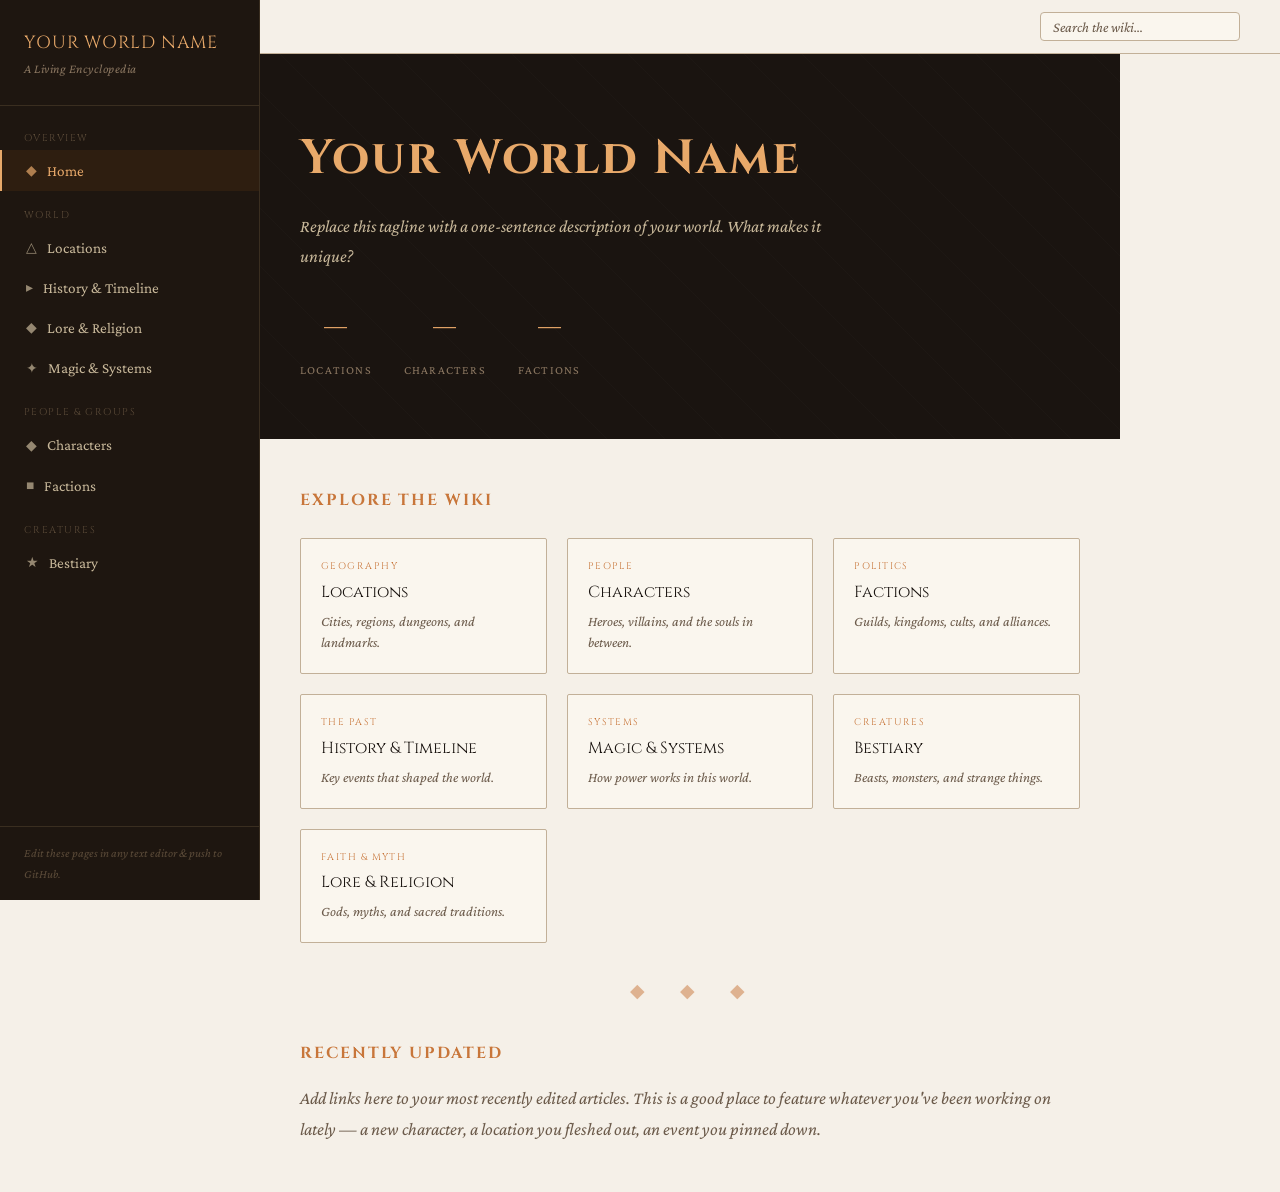
<file: index.html>
<!DOCTYPE html>
<html lang="en">
<head>
  <meta charset="UTF-8" />
  <meta name="viewport" content="width=device-width, initial-scale=1.0" />
  <title>Your World Name — Wiki</title>
  <link rel="stylesheet" href="css/style.css" />
</head>
<body>

<div id="main">
  <div id="content">

    <div class="home-hero">
      <h1 class="page-title">Your World Name</h1>
      <p class="tagline">Replace this tagline with a one-sentence description of your world. What makes it unique?</p>
      <div class="hero-stats">
        <div class="hero-stat">
          <span class="hero-stat-num" id="stat-locations">—</span>
          <span class="hero-stat-label">Locations</span>
        </div>
        <div class="hero-stat">
          <span class="hero-stat-num" id="stat-characters">—</span>
          <span class="hero-stat-label">Characters</span>
        </div>
        <div class="hero-stat">
          <span class="hero-stat-num" id="stat-factions">—</span>
          <span class="hero-stat-label">Factions</span>
        </div>
      </div>
    </div>

    <h2 style="font-family:'Cinzel',serif; font-size:1rem; letter-spacing:0.12em; color:var(--accent-light); text-transform:uppercase; margin-bottom:1.5rem;">Explore the Wiki</h2>

    <div class="card-grid">
      <a class="card" href="pages/locations.html">
        <div class="card-label">Geography</div>
        <div class="card-title">Locations</div>
        <div class="card-desc">Cities, regions, dungeons, and landmarks.</div>
      </a>
      <a class="card" href="pages/characters.html">
        <div class="card-label">People</div>
        <div class="card-title">Characters</div>
        <div class="card-desc">Heroes, villains, and the souls in between.</div>
      </a>
      <a class="card" href="pages/factions.html">
        <div class="card-label">Politics</div>
        <div class="card-title">Factions</div>
        <div class="card-desc">Guilds, kingdoms, cults, and alliances.</div>
      </a>
      <a class="card" href="pages/history.html">
        <div class="card-label">The Past</div>
        <div class="card-title">History &amp; Timeline</div>
        <div class="card-desc">Key events that shaped the world.</div>
      </a>
      <a class="card" href="pages/magic.html">
        <div class="card-label">Systems</div>
        <div class="card-title">Magic &amp; Systems</div>
        <div class="card-desc">How power works in this world.</div>
      </a>
      <a class="card" href="pages/bestiary.html">
        <div class="card-label">Creatures</div>
        <div class="card-title">Bestiary</div>
        <div class="card-desc">Beasts, monsters, and strange things.</div>
      </a>
      <a class="card" href="pages/lore.html">
        <div class="card-label">Faith &amp; Myth</div>
        <div class="card-title">Lore &amp; Religion</div>
        <div class="card-desc">Gods, myths, and sacred traditions.</div>
      </a>
    </div>

    <div class="ornament">&#9670; &nbsp; &#9670; &nbsp; &#9670;</div>

    <h2 style="font-family:'Cinzel',serif; font-size:1rem; letter-spacing:0.12em; color:var(--accent-light); text-transform:uppercase; margin-bottom:1rem;">Recently Updated</h2>
    <p style="color:var(--ink-light); font-style:italic;">
      Add links here to your most recently edited articles. This is a good place to feature
      whatever you've been working on lately — a new character, a location you fleshed out,
      an event you pinned down.
    </p>

  </div>
</div>

<script src="js/shared-nav.js"></script>
<script src="js/main.js"></script>
</body>
</html>
</file>
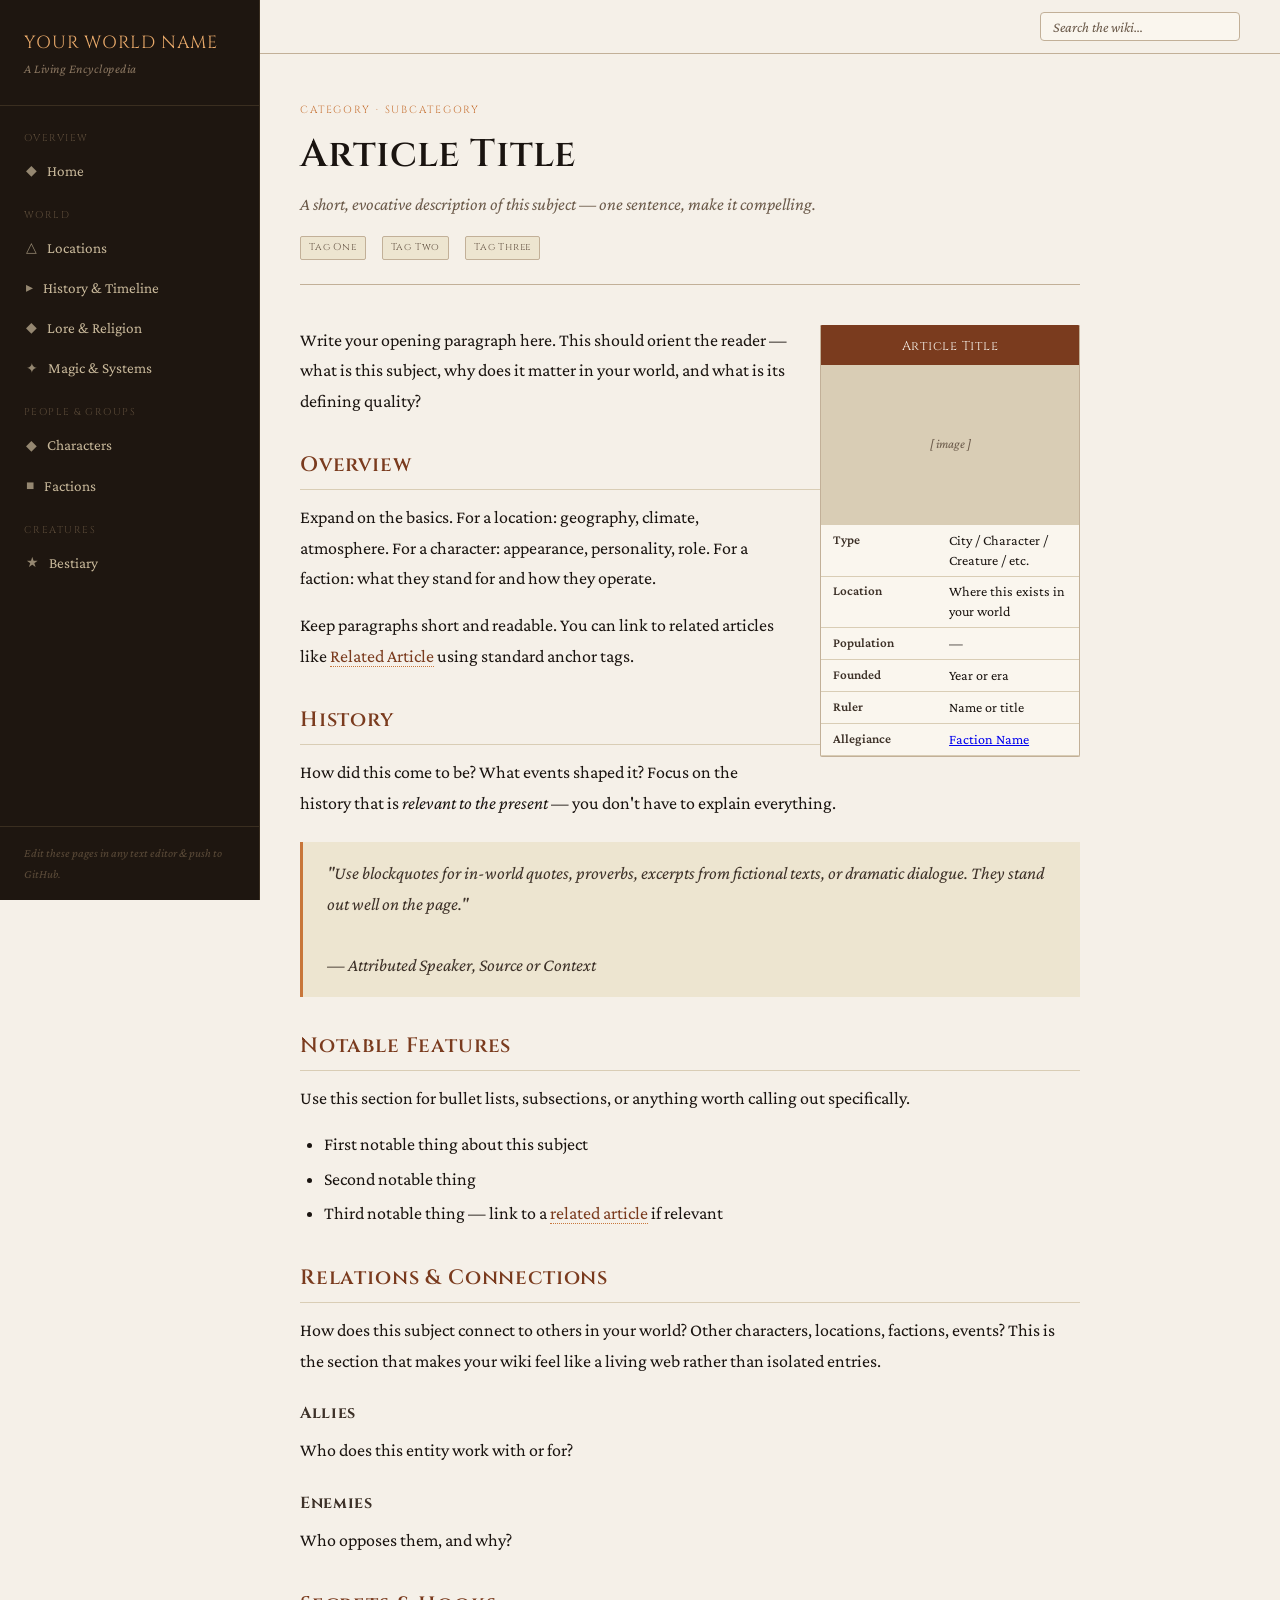
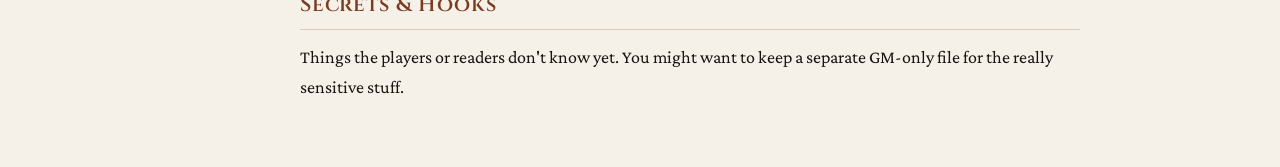
<file: pages/_template-article.html>
<!DOCTYPE html>
<html lang="en">
<head>
  <meta charset="UTF-8" />
  <meta name="viewport" content="width=device-width, initial-scale=1.0" />
  <!--
    ══════════════════════════════════════════════════════════════
     HOW TO USE THIS TEMPLATE
    ══════════════════════════════════════════════════════════════
    1. Copy this file and rename it (e.g. thornwall-city.html)
    2. Change <title>, article-category, article-title, article-tagline
    3. Fill in the infobox table rows (or delete rows you don't need)
    4. Write your article content inside .article-body
    5. Link to this page from the relevant index page (locations.html, etc.)
    6. Commit and push — GitHub Pages will serve it automatically.
    ══════════════════════════════════════════════════════════════
  -->
  <title>Article Title — Your World Name</title>
  <link rel="stylesheet" href="../css/style.css" />
</head>
<body>

<div id="main">
  <div id="content">

    <!-- ── Page Header ── -->
    <div class="article-header">
      <div class="article-category">Category · Subcategory</div>
      <h1 class="article-title">Article Title</h1>
      <p class="article-tagline">A short, evocative description of this subject — one sentence, make it compelling.</p>
      <div class="article-meta">
        <span class="meta-tag">Tag One</span>
        <span class="meta-tag">Tag Two</span>
        <span class="meta-tag">Tag Three</span>
      </div>
    </div>

    <!-- ── Infobox (floats right) ── -->
    <div class="infobox">
      <div class="infobox-title">Article Title</div>
      <!-- Image: replace the div below with <img src="../images/yourimage.jpg" alt="..." /> -->
      <div class="infobox-image">[ image ]</div>
      <table>
        <tr><td>Type</td><td>City / Character / Creature / etc.</td></tr>
        <tr><td>Location</td><td>Where this exists in your world</td></tr>
        <tr><td>Population</td><td>—</td></tr>
        <tr><td>Founded</td><td>Year or era</td></tr>
        <tr><td>Ruler</td><td>Name or title</td></tr>
        <tr><td>Allegiance</td><td><a href="#">Faction Name</a></td></tr>
        <!-- Add or remove rows freely -->
      </table>
    </div>

    <!-- ── Article Body ── -->
    <div class="article-body clearfix">

      <p>
        Write your opening paragraph here. This should orient the reader — what is this subject,
        why does it matter in your world, and what is its defining quality?
      </p>

      <h2>Overview</h2>
      <p>
        Expand on the basics. For a location: geography, climate, atmosphere. For a character:
        appearance, personality, role. For a faction: what they stand for and how they operate.
      </p>
      <p>
        Keep paragraphs short and readable. You can link to related articles like
        <a href="#">Related Article</a> using standard anchor tags.
      </p>

      <h2>History</h2>
      <p>
        How did this come to be? What events shaped it? Focus on the history that is
        <em>relevant to the present</em> — you don't have to explain everything.
      </p>

      <blockquote>
        "Use blockquotes for in-world quotes, proverbs, excerpts from fictional texts,
        or dramatic dialogue. They stand out well on the page."
        <br><br>— Attributed Speaker, <em>Source or Context</em>
      </blockquote>

      <h2>Notable Features</h2>
      <p>Use this section for bullet lists, subsections, or anything worth calling out specifically.</p>
      <ul>
        <li>First notable thing about this subject</li>
        <li>Second notable thing</li>
        <li>Third notable thing — link to a <a href="#">related article</a> if relevant</li>
      </ul>

      <h2>Relations &amp; Connections</h2>
      <p>
        How does this subject connect to others in your world? Other characters, locations,
        factions, events? This is the section that makes your wiki feel like a living web
        rather than isolated entries.
      </p>

      <h3>Allies</h3>
      <p>Who does this entity work with or for?</p>

      <h3>Enemies</h3>
      <p>Who opposes them, and why?</p>

      <h2>Secrets &amp; Hooks</h2>
      <p>
        Things the players or readers don't know yet. You might want to
        keep a separate GM-only file for the really sensitive stuff.
      </p>

    </div><!-- end .article-body -->

  </div>
</div>

<script src="../js/shared-nav.js"></script>
<script src="../js/main.js"></script>
</body>
</html>
</file>
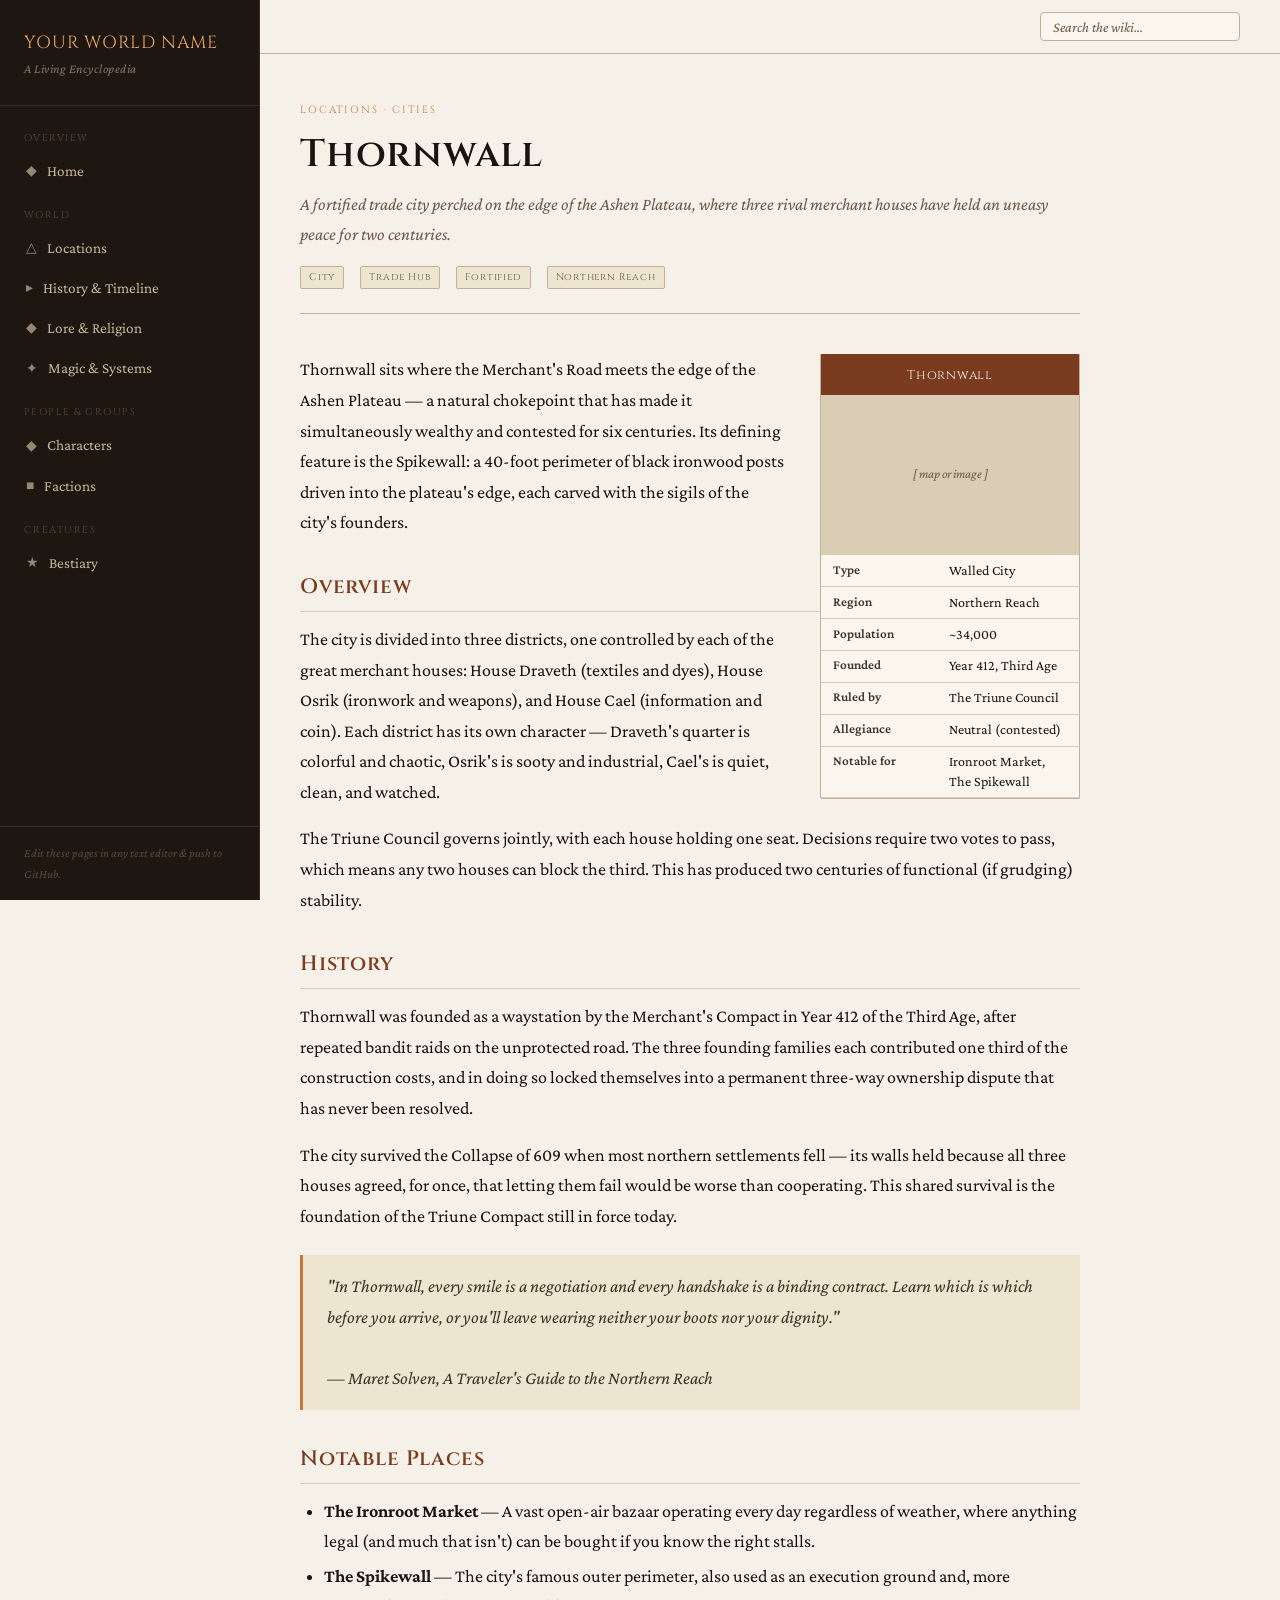
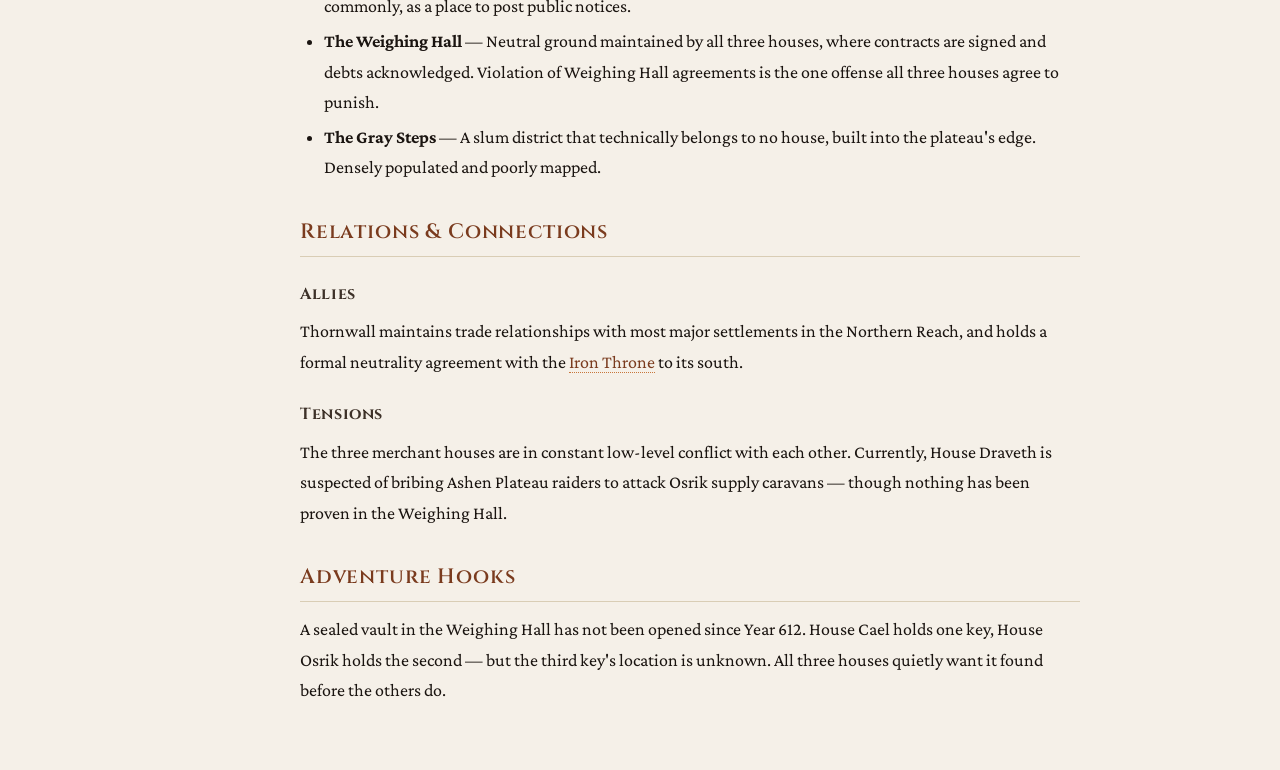
<file: pages/location-example.html>
<!DOCTYPE html>
<html lang="en">
<head>
  <meta charset="UTF-8" />
  <meta name="viewport" content="width=device-width, initial-scale=1.0" />
  <title>Thornwall — Your World Name</title>
  <link rel="stylesheet" href="../css/style.css" />
</head>
<body>

<div id="main">
  <div id="content">

    <div class="article-header">
      <div class="article-category">Locations · Cities</div>
      <h1 class="article-title">Thornwall</h1>
      <p class="article-tagline">A fortified trade city perched on the edge of the Ashen Plateau, where three rival merchant houses have held an uneasy peace for two centuries.</p>
      <div class="article-meta">
        <span class="meta-tag">City</span>
        <span class="meta-tag">Trade Hub</span>
        <span class="meta-tag">Fortified</span>
        <span class="meta-tag">Northern Reach</span>
      </div>
    </div>

    <div class="infobox">
      <div class="infobox-title">Thornwall</div>
      <div class="infobox-image">[ map or image ]</div>
      <table>
        <tr><td>Type</td><td>Walled City</td></tr>
        <tr><td>Region</td><td>Northern Reach</td></tr>
        <tr><td>Population</td><td>~34,000</td></tr>
        <tr><td>Founded</td><td>Year 412, Third Age</td></tr>
        <tr><td>Ruled by</td><td>The Triune Council</td></tr>
        <tr><td>Allegiance</td><td>Neutral (contested)</td></tr>
        <tr><td>Notable for</td><td>Ironroot Market, The Spikewall</td></tr>
      </table>
    </div>

    <div class="article-body clearfix">

      <p>
        Thornwall sits where the Merchant's Road meets the edge of the Ashen Plateau — a natural
        chokepoint that has made it simultaneously wealthy and contested for six centuries.
        Its defining feature is the Spikewall: a 40-foot perimeter of black ironwood posts driven
        into the plateau's edge, each carved with the sigils of the city's founders.
      </p>

      <h2>Overview</h2>
      <p>
        The city is divided into three districts, one controlled by each of the great merchant houses:
        House Draveth (textiles and dyes), House Osrik (ironwork and weapons), and House Cael
        (information and coin). Each district has its own character — Draveth's quarter is colorful
        and chaotic, Osrik's is sooty and industrial, Cael's is quiet, clean, and watched.
      </p>
      <p>
        The Triune Council governs jointly, with each house holding one seat. Decisions require
        two votes to pass, which means any two houses can block the third. This has produced
        two centuries of functional (if grudging) stability.
      </p>

      <h2>History</h2>
      <p>
        Thornwall was founded as a waystation by the Merchant's Compact in Year 412 of the Third Age,
        after repeated bandit raids on the unprotected road. The three founding families each
        contributed one third of the construction costs, and in doing so locked themselves into
        a permanent three-way ownership dispute that has never been resolved.
      </p>
      <p>
        The city survived the Collapse of 609 when most northern settlements fell — its walls held
        because all three houses agreed, for once, that letting them fail would be worse than
        cooperating. This shared survival is the foundation of the Triune Compact still in force today.
      </p>

      <blockquote>
        "In Thornwall, every smile is a negotiation and every handshake is a binding contract.
        Learn which is which before you arrive, or you'll leave wearing neither your boots nor
        your dignity."
        <br><br>— Maret Solven, <em>A Traveler's Guide to the Northern Reach</em>
      </blockquote>

      <h2>Notable Places</h2>
      <ul>
        <li><strong>The Ironroot Market</strong> — A vast open-air bazaar operating every day regardless of weather, where anything legal (and much that isn't) can be bought if you know the right stalls.</li>
        <li><strong>The Spikewall</strong> — The city's famous outer perimeter, also used as an execution ground and, more commonly, as a place to post public notices.</li>
        <li><strong>The Weighing Hall</strong> — Neutral ground maintained by all three houses, where contracts are signed and debts acknowledged. Violation of Weighing Hall agreements is the one offense all three houses agree to punish.</li>
        <li><strong>The Gray Steps</strong> — A slum district that technically belongs to no house, built into the plateau's edge. Densely populated and poorly mapped.</li>
      </ul>

      <h2>Relations &amp; Connections</h2>

      <h3>Allies</h3>
      <p>
        Thornwall maintains trade relationships with most major settlements in the Northern Reach,
        and holds a formal neutrality agreement with the <a href="#">Iron Throne</a> to its south.
      </p>

      <h3>Tensions</h3>
      <p>
        The three merchant houses are in constant low-level conflict with each other.
        Currently, House Draveth is suspected of bribing Ashen Plateau raiders to attack
        Osrik supply caravans — though nothing has been proven in the Weighing Hall.
      </p>

      <h2>Adventure Hooks</h2>
      <p>
        A sealed vault in the Weighing Hall has not been opened since Year 612. House Cael
        holds one key, House Osrik holds the second — but the third key's location is unknown.
        All three houses quietly want it found before the others do.
      </p>

    </div>

  </div>
</div>

<script src="../js/shared-nav.js"></script>
<script src="../js/main.js"></script>
</body>
</html>
</file>
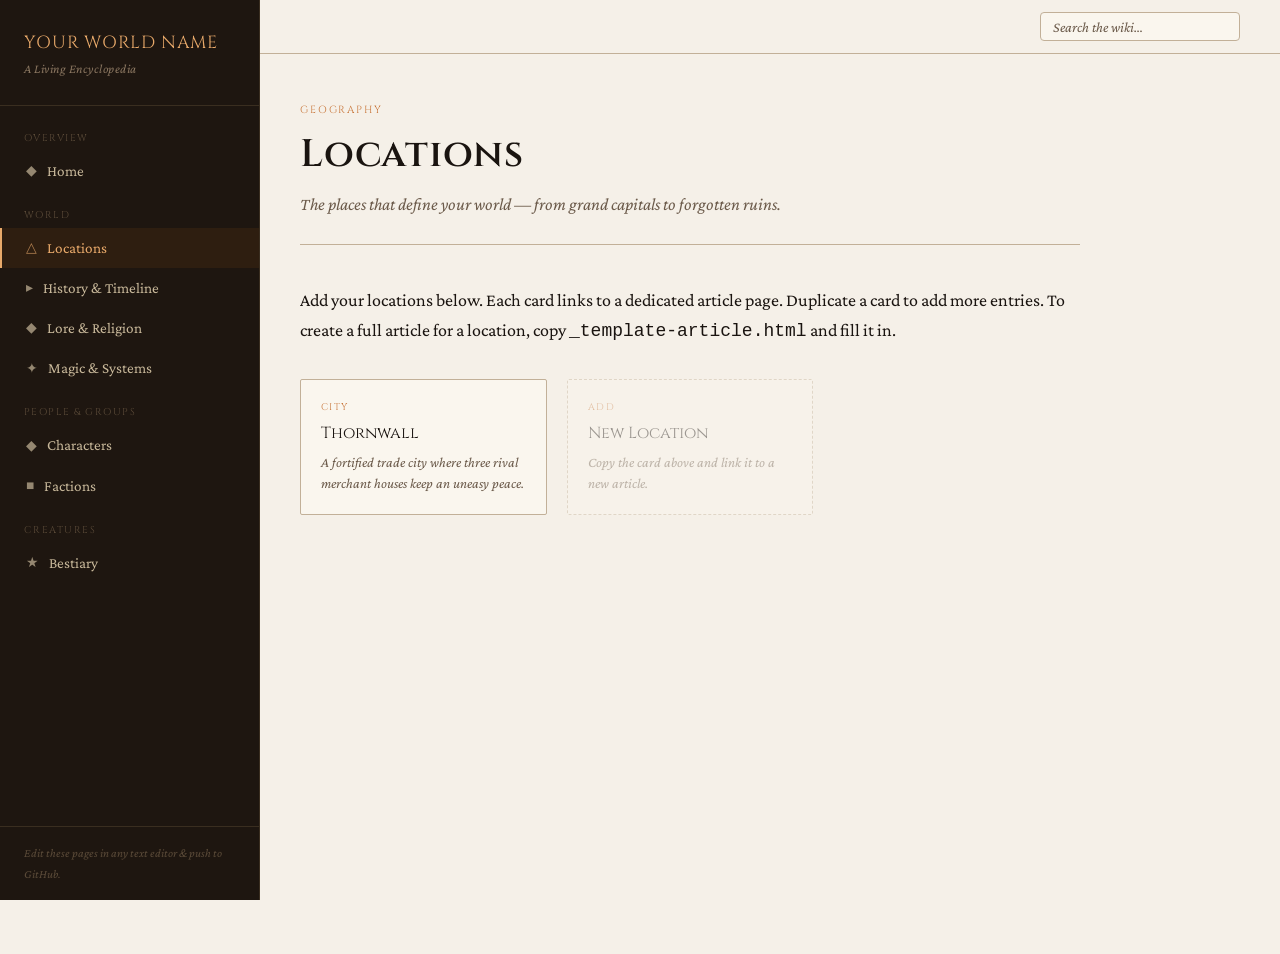
<file: pages/locations.html>
<!DOCTYPE html>
<html lang="en">
<head>
  <meta charset="UTF-8" />
  <meta name="viewport" content="width=device-width, initial-scale=1.0" />
  <title>Locations — Your World Name</title>
  <link rel="stylesheet" href="../css/style.css" />
</head>
<body>

<div id="main">
  <div id="content">

    <div class="article-header">
      <div class="article-category">Geography</div>
      <h1 class="article-title">Locations</h1>
      <p class="article-tagline">The places that define your world — from grand capitals to forgotten ruins.</p>
    </div>

    <div class="article-body">
      <p>
        Add your locations below. Each card links to a dedicated article page.
        Duplicate a card to add more entries. To create a full article for a location,
        copy <code>_template-article.html</code> and fill it in.
      </p>
    </div>

    <div class="card-grid" style="margin-top:2rem;">

      <!-- Example card — replace with your own location -->
      <a class="card" href="location-example.html">
        <div class="card-label">City</div>
        <div class="card-title">Thornwall</div>
        <div class="card-desc">A fortified trade city where three rival merchant houses keep an uneasy peace.</div>
      </a>

      <!-- Copy this block for each new location -->
      <!--
      <a class="card" href="your-location.html">
        <div class="card-label">Type</div>
        <div class="card-title">Location Name</div>
        <div class="card-desc">Brief description.</div>
      </a>
      -->

      <!-- Placeholder slot -->
      <div class="card" style="border-style:dashed; opacity:0.4; cursor:default;">
        <div class="card-label">Add</div>
        <div class="card-title">New Location</div>
        <div class="card-desc">Copy the card above and link it to a new article.</div>
      </div>

    </div>

  </div>
</div>

<script src="../js/shared-nav.js"></script>
<script src="../js/main.js"></script>
</body>
</html>
</file>
<file: css/style.css>
@import url('https://fonts.googleapis.com/css2?family=Cinzel:wght@400;600&family=Crimson+Pro:ital,wght@0,300;0,400;0,600;1,300;1,400&display=swap');

:root {
  --ink: #1a1410;
  --ink-mid: #3d3128;
  --ink-light: #6b5a4a;
  --parchment: #f5f0e8;
  --parchment-dark: #ede5d0;
  --parchment-darker: #d9cdb5;
  --accent: #7a3b1e;
  --accent-light: #c8763a;
  --accent-glow: #e8a96a;
  --sidebar-bg: #1e1610;
  --sidebar-text: #c8b89a;
  --sidebar-hover: #2e2218;
  --sidebar-accent: #e8a96a;
  --border: #c2b098;
  --card-bg: #faf6ee;
  --shadow: rgba(26,20,16,0.15);
  --font-display: 'Cinzel', serif;
  --font-body: 'Crimson Pro', Georgia, serif;
  --sidebar-width: 260px;
}

* { box-sizing: border-box; margin: 0; padding: 0; }

body {
  font-family: var(--font-body);
  background: var(--parchment);
  color: var(--ink);
  font-size: 18px;
  line-height: 1.7;
}

/* ── Sidebar ── */
#sidebar {
  position: fixed;
  top: 0; left: 0;
  width: var(--sidebar-width);
  height: 100vh;
  background: var(--sidebar-bg);
  display: flex;
  flex-direction: column;
  overflow-y: auto;
  z-index: 100;
  border-right: 1px solid #3a2e20;
}

#sidebar-header {
  padding: 2rem 1.5rem 1.5rem;
  border-bottom: 1px solid #3a2e20;
}

#world-title {
  font-family: var(--font-display);
  color: var(--sidebar-accent);
  font-size: 1.1rem;
  letter-spacing: 0.05em;
  line-height: 1.3;
  text-decoration: none;
  display: block;
}

#world-subtitle {
  color: #8a7660;
  font-size: 0.8rem;
  font-style: italic;
  margin-top: 0.25rem;
  letter-spacing: 0.04em;
}

nav { flex: 1; padding: 1rem 0; }

.nav-section { margin-bottom: 0.5rem; }

.nav-section-label {
  font-family: var(--font-display);
  color: #5a4a38;
  font-size: 0.62rem;
  letter-spacing: 0.15em;
  text-transform: uppercase;
  padding: 0.5rem 1.5rem 0.25rem;
}

.nav-link {
  display: flex;
  align-items: center;
  gap: 0.6rem;
  padding: 0.45rem 1.5rem;
  color: var(--sidebar-text);
  text-decoration: none;
  font-size: 0.95rem;
  transition: background 0.15s, color 0.15s;
  border-left: 2px solid transparent;
}

.nav-link:hover {
  background: var(--sidebar-hover);
  color: #e8d8c0;
  border-left-color: #5a4030;
}

.nav-link.active {
  background: #2e1e10;
  color: var(--sidebar-accent);
  border-left-color: var(--sidebar-accent);
}

.nav-icon { font-size: 0.9em; opacity: 0.7; flex-shrink: 0; }

#sidebar-footer {
  padding: 1rem 1.5rem;
  border-top: 1px solid #3a2e20;
  font-size: 0.75rem;
  color: #5a4a38;
  font-style: italic;
}

/* ── Main Content ── */
#main {
  margin-left: var(--sidebar-width);
  min-height: 100vh;
  display: flex;
  flex-direction: column;
}

#topbar {
  position: sticky;
  top: 0;
  background: var(--parchment);
  border-bottom: 1px solid var(--border);
  padding: 0.75rem 2.5rem;
  display: flex;
  align-items: center;
  justify-content: space-between;
  z-index: 50;
  backdrop-filter: blur(4px);
}

#breadcrumb {
  font-size: 0.85rem;
  color: var(--ink-light);
  font-style: italic;
}

#breadcrumb span { color: var(--ink-mid); }

#search-bar {
  background: var(--card-bg);
  border: 1px solid var(--border);
  border-radius: 4px;
  padding: 0.35rem 0.75rem;
  font-family: var(--font-body);
  font-size: 0.9rem;
  color: var(--ink);
  width: 200px;
  outline: none;
  transition: border-color 0.2s, width 0.3s;
}

#search-bar:focus {
  border-color: var(--accent-light);
  width: 280px;
}

#search-bar::placeholder { color: var(--ink-light); font-style: italic; }

#content {
  flex: 1;
  padding: 3rem 2.5rem;
  max-width: 860px;
}

/* ── Article typography ── */
.article-header {
  margin-bottom: 2.5rem;
  padding-bottom: 1.5rem;
  border-bottom: 1px solid var(--border);
}

.article-category {
  font-family: var(--font-display);
  font-size: 0.65rem;
  letter-spacing: 0.18em;
  color: var(--accent-light);
  text-transform: uppercase;
  margin-bottom: 0.75rem;
}

h1.article-title {
  font-family: var(--font-display);
  font-size: 2.4rem;
  font-weight: 600;
  color: var(--ink);
  line-height: 1.2;
  letter-spacing: 0.02em;
  margin-bottom: 0.75rem;
}

.article-tagline {
  font-style: italic;
  color: var(--ink-light);
  font-size: 1.1rem;
}

.article-meta {
  display: flex;
  flex-wrap: wrap;
  gap: 1rem;
  margin-top: 1rem;
  font-size: 0.8rem;
  color: var(--ink-light);
}

.meta-tag {
  background: var(--parchment-dark);
  border: 1px solid var(--border);
  border-radius: 2px;
  padding: 0.15rem 0.5rem;
  font-family: var(--font-display);
  font-size: 0.62rem;
  letter-spacing: 0.08em;
}

/* ── Infobox ── */
.infobox {
  float: right;
  width: 260px;
  margin: 0 0 1.5rem 2rem;
  background: var(--card-bg);
  border: 1px solid var(--border);
  border-top: 3px solid var(--accent);
  border-radius: 2px;
  font-size: 0.9rem;
}

.infobox-title {
  font-family: var(--font-display);
  font-size: 0.8rem;
  letter-spacing: 0.06em;
  color: var(--parchment);
  background: var(--accent);
  padding: 0.5rem 0.75rem;
  text-align: center;
}

.infobox-image {
  width: 100%;
  height: 160px;
  object-fit: cover;
  background: var(--parchment-darker);
  display: flex;
  align-items: center;
  justify-content: center;
  color: var(--ink-light);
  font-style: italic;
  font-size: 0.8rem;
}

.infobox table { width: 100%; border-collapse: collapse; }
.infobox td {
  padding: 0.35rem 0.75rem;
  border-bottom: 1px solid var(--parchment-darker);
  vertical-align: top;
  line-height: 1.4;
}
.infobox td:first-child {
  font-weight: 600;
  color: var(--ink-mid);
  width: 45%;
  font-size: 0.82rem;
}
.infobox td:last-child { color: var(--ink); font-size: 0.88rem; }

/* ── Article body ── */
.article-body h2 {
  font-family: var(--font-display);
  font-size: 1.3rem;
  font-weight: 600;
  color: var(--accent);
  margin: 2rem 0 0.75rem;
  padding-bottom: 0.35rem;
  border-bottom: 1px solid var(--parchment-darker);
  letter-spacing: 0.04em;
}

.article-body h3 {
  font-family: var(--font-display);
  font-size: 1rem;
  color: var(--ink-mid);
  margin: 1.5rem 0 0.5rem;
  letter-spacing: 0.04em;
}

.article-body p { margin-bottom: 1rem; }

.article-body a {
  color: var(--accent);
  text-decoration: none;
  border-bottom: 1px dotted var(--accent-light);
  transition: color 0.15s, border-color 0.15s;
}

.article-body a:hover {
  color: var(--accent-light);
  border-bottom-color: var(--accent);
}

.article-body blockquote {
  margin: 1.5rem 0;
  padding: 1rem 1.5rem;
  border-left: 3px solid var(--accent-light);
  background: var(--parchment-dark);
  font-style: italic;
  color: var(--ink-mid);
}

.article-body ul, .article-body ol {
  margin: 0.75rem 0 1rem 1.5rem;
}

.article-body li { margin-bottom: 0.25rem; }

/* ── Cards / Indexes ── */
.card-grid {
  display: grid;
  grid-template-columns: repeat(auto-fill, minmax(220px, 1fr));
  gap: 1.25rem;
  margin: 1.5rem 0;
}

.card {
  background: var(--card-bg);
  border: 1px solid var(--border);
  border-radius: 2px;
  padding: 1.25rem;
  text-decoration: none;
  color: inherit;
  display: block;
  transition: border-color 0.2s, box-shadow 0.2s;
  position: relative;
}

.card:hover {
  border-color: var(--accent-light);
  box-shadow: 0 2px 12px var(--shadow);
}

.card::before {
  content: '';
  position: absolute;
  top: 0; left: 0; right: 0;
  height: 2px;
  background: var(--accent);
  transform: scaleX(0);
  transform-origin: left;
  transition: transform 0.2s;
}

.card:hover::before { transform: scaleX(1); }

.card-label {
  font-family: var(--font-display);
  font-size: 0.6rem;
  letter-spacing: 0.15em;
  color: var(--accent-light);
  text-transform: uppercase;
  margin-bottom: 0.4rem;
}

.card-title {
  font-family: var(--font-display);
  font-size: 1rem;
  color: var(--ink);
  margin-bottom: 0.5rem;
  line-height: 1.3;
}

.card-desc {
  font-size: 0.88rem;
  color: var(--ink-light);
  font-style: italic;
  line-height: 1.5;
}

/* ── Homepage hero ── */
.home-hero {
  background: var(--ink);
  color: var(--parchment);
  margin: -3rem -2.5rem 3rem;
  padding: 4rem 2.5rem 3.5rem;
  position: relative;
  overflow: hidden;
}

.home-hero::before {
  content: '';
  position: absolute;
  inset: 0;
  background: repeating-linear-gradient(
    45deg,
    transparent,
    transparent 40px,
    rgba(255,255,255,0.015) 40px,
    rgba(255,255,255,0.015) 41px
  );
}

.home-hero h1 {
  font-family: var(--font-display);
  font-size: 3rem;
  color: var(--accent-glow);
  margin-bottom: 0.75rem;
  position: relative;
  letter-spacing: 0.04em;
}

.home-hero .tagline {
  font-style: italic;
  color: var(--sidebar-text);
  font-size: 1.1rem;
  position: relative;
  max-width: 560px;
}

.hero-stats {
  display: flex;
  gap: 2rem;
  margin-top: 2rem;
  position: relative;
}

.hero-stat { text-align: center; }
.hero-stat-num {
  font-family: var(--font-display);
  font-size: 1.8rem;
  color: var(--accent-glow);
  display: block;
}
.hero-stat-label {
  font-size: 0.75rem;
  color: #8a7660;
  text-transform: uppercase;
  letter-spacing: 0.1em;
}

/* ── Divider ornament ── */
.ornament {
  text-align: center;
  color: var(--accent-light);
  margin: 2rem 0;
  font-size: 1.2rem;
  letter-spacing: 0.3em;
  opacity: 0.5;
}

/* ── Mobile ── */
#menu-toggle { display: none; }

@media (max-width: 768px) {
  #sidebar {
    transform: translateX(-100%);
    transition: transform 0.25s;
  }
  #sidebar.open { transform: translateX(0); }
  #main { margin-left: 0; }
  #content { padding: 2rem 1.25rem; }
  #topbar { padding: 0.75rem 1.25rem; }
  .home-hero { margin: -2rem -1.25rem 2rem; padding: 2.5rem 1.25rem; }
  .home-hero h1 { font-size: 2rem; }
  .infobox { float: none; width: 100%; margin: 0 0 1.5rem; }
  #menu-toggle {
    display: block;
    background: none;
    border: 1px solid var(--border);
    border-radius: 3px;
    padding: 0.3rem 0.6rem;
    cursor: pointer;
    color: var(--ink-mid);
    font-size: 1.1rem;
  }
}

.clearfix::after { content: ''; display: table; clear: both; }
</file>
